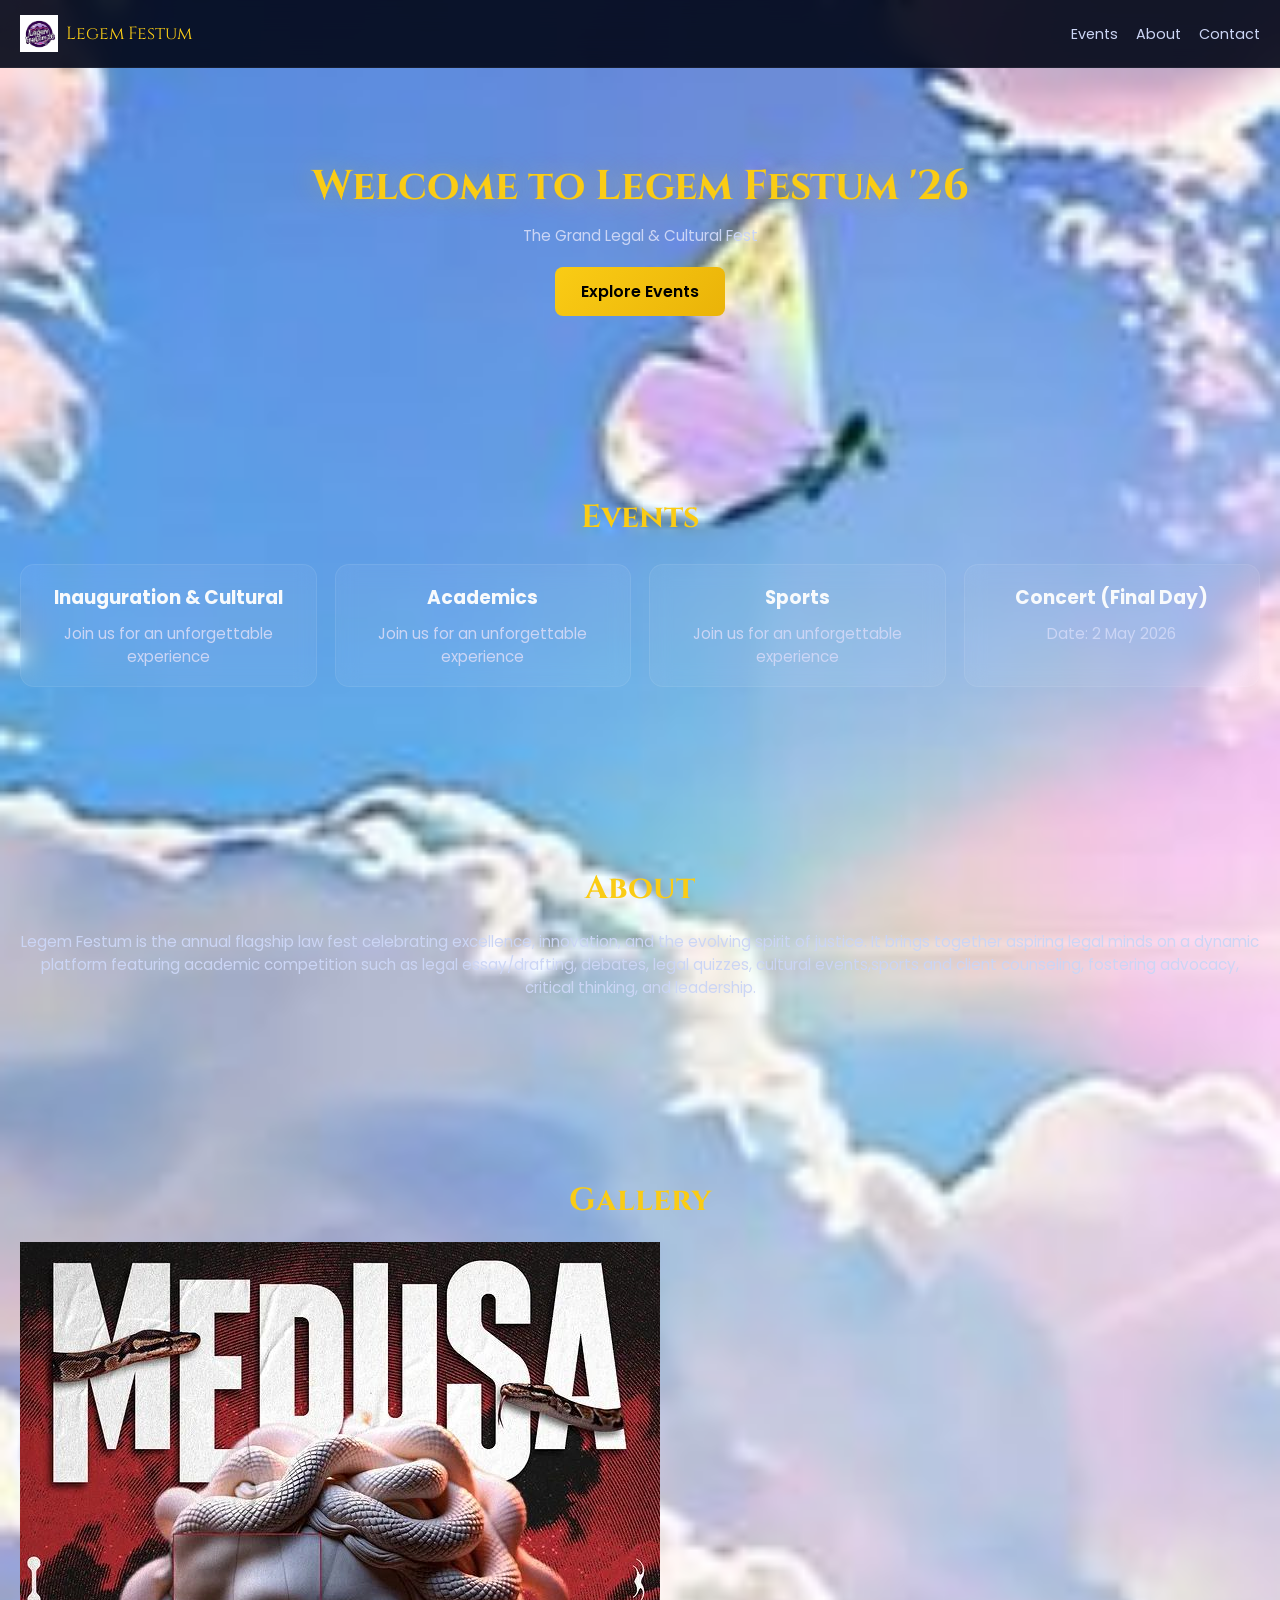
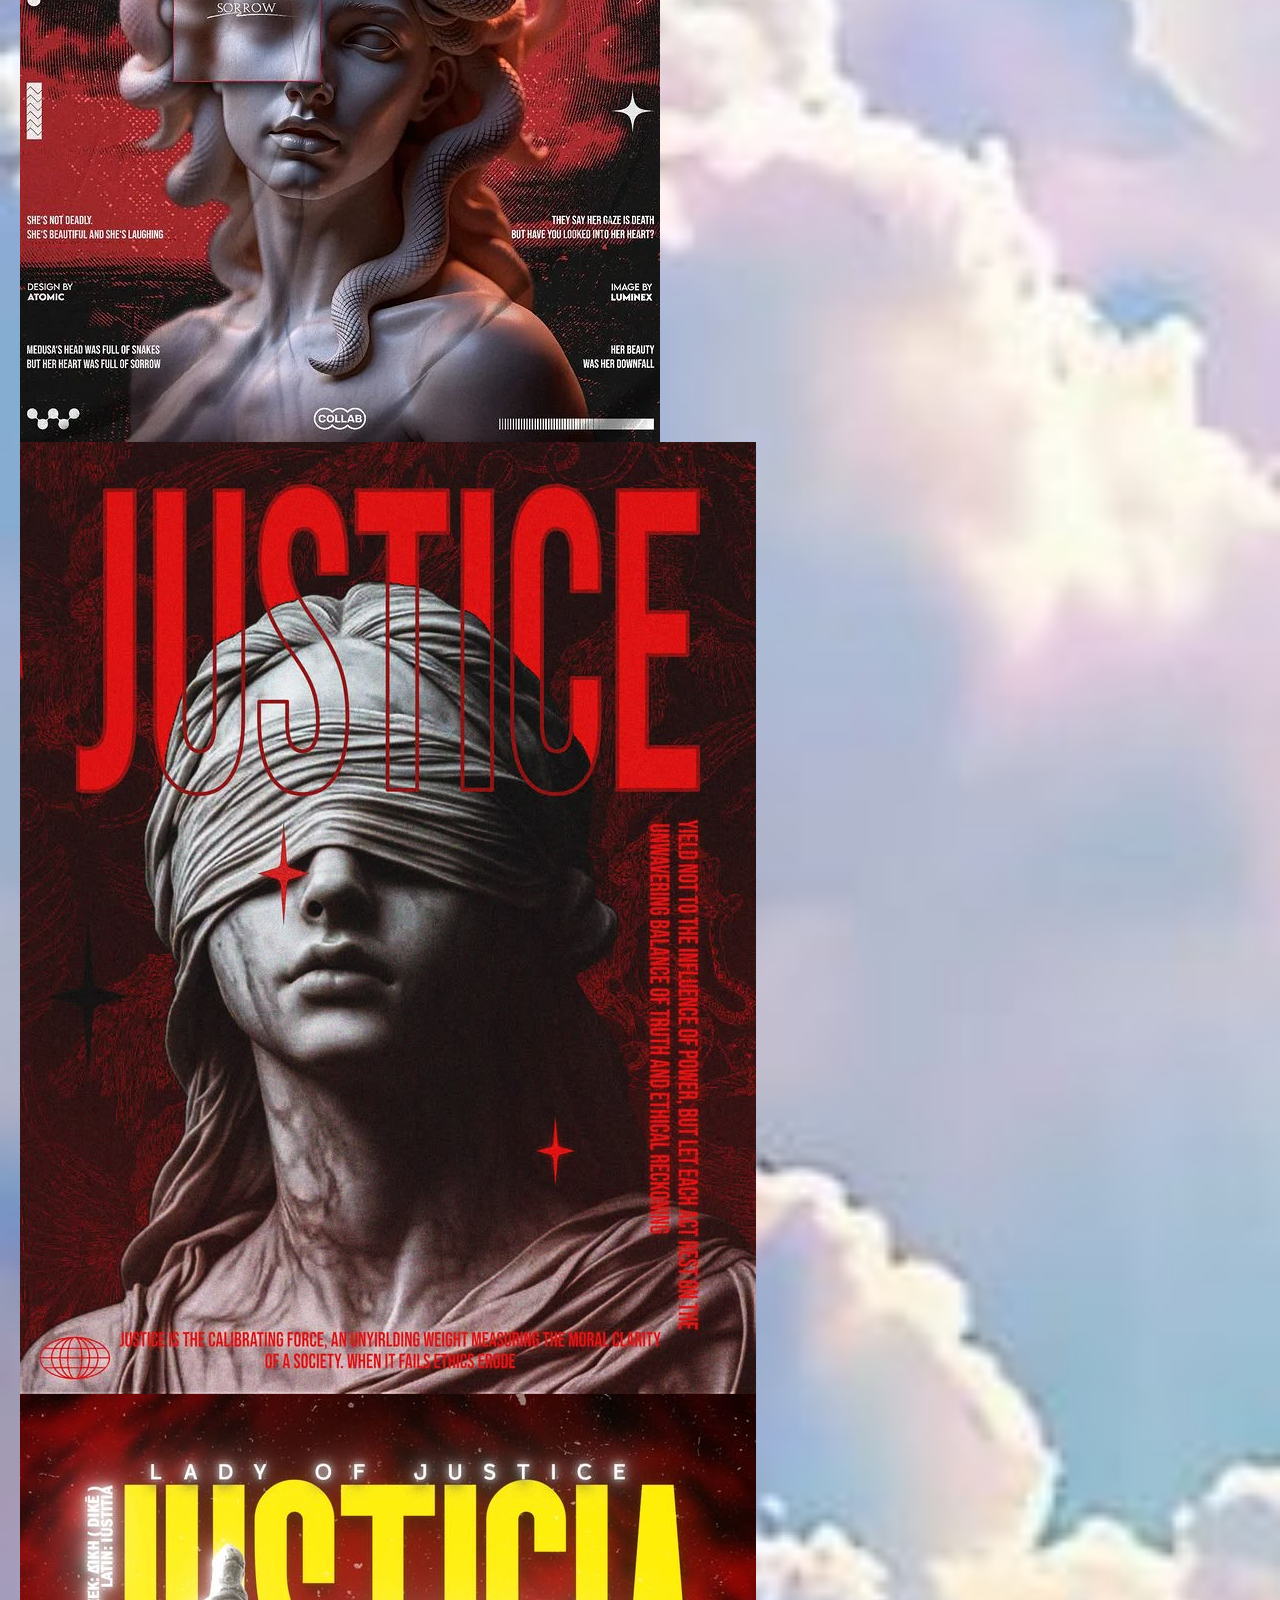
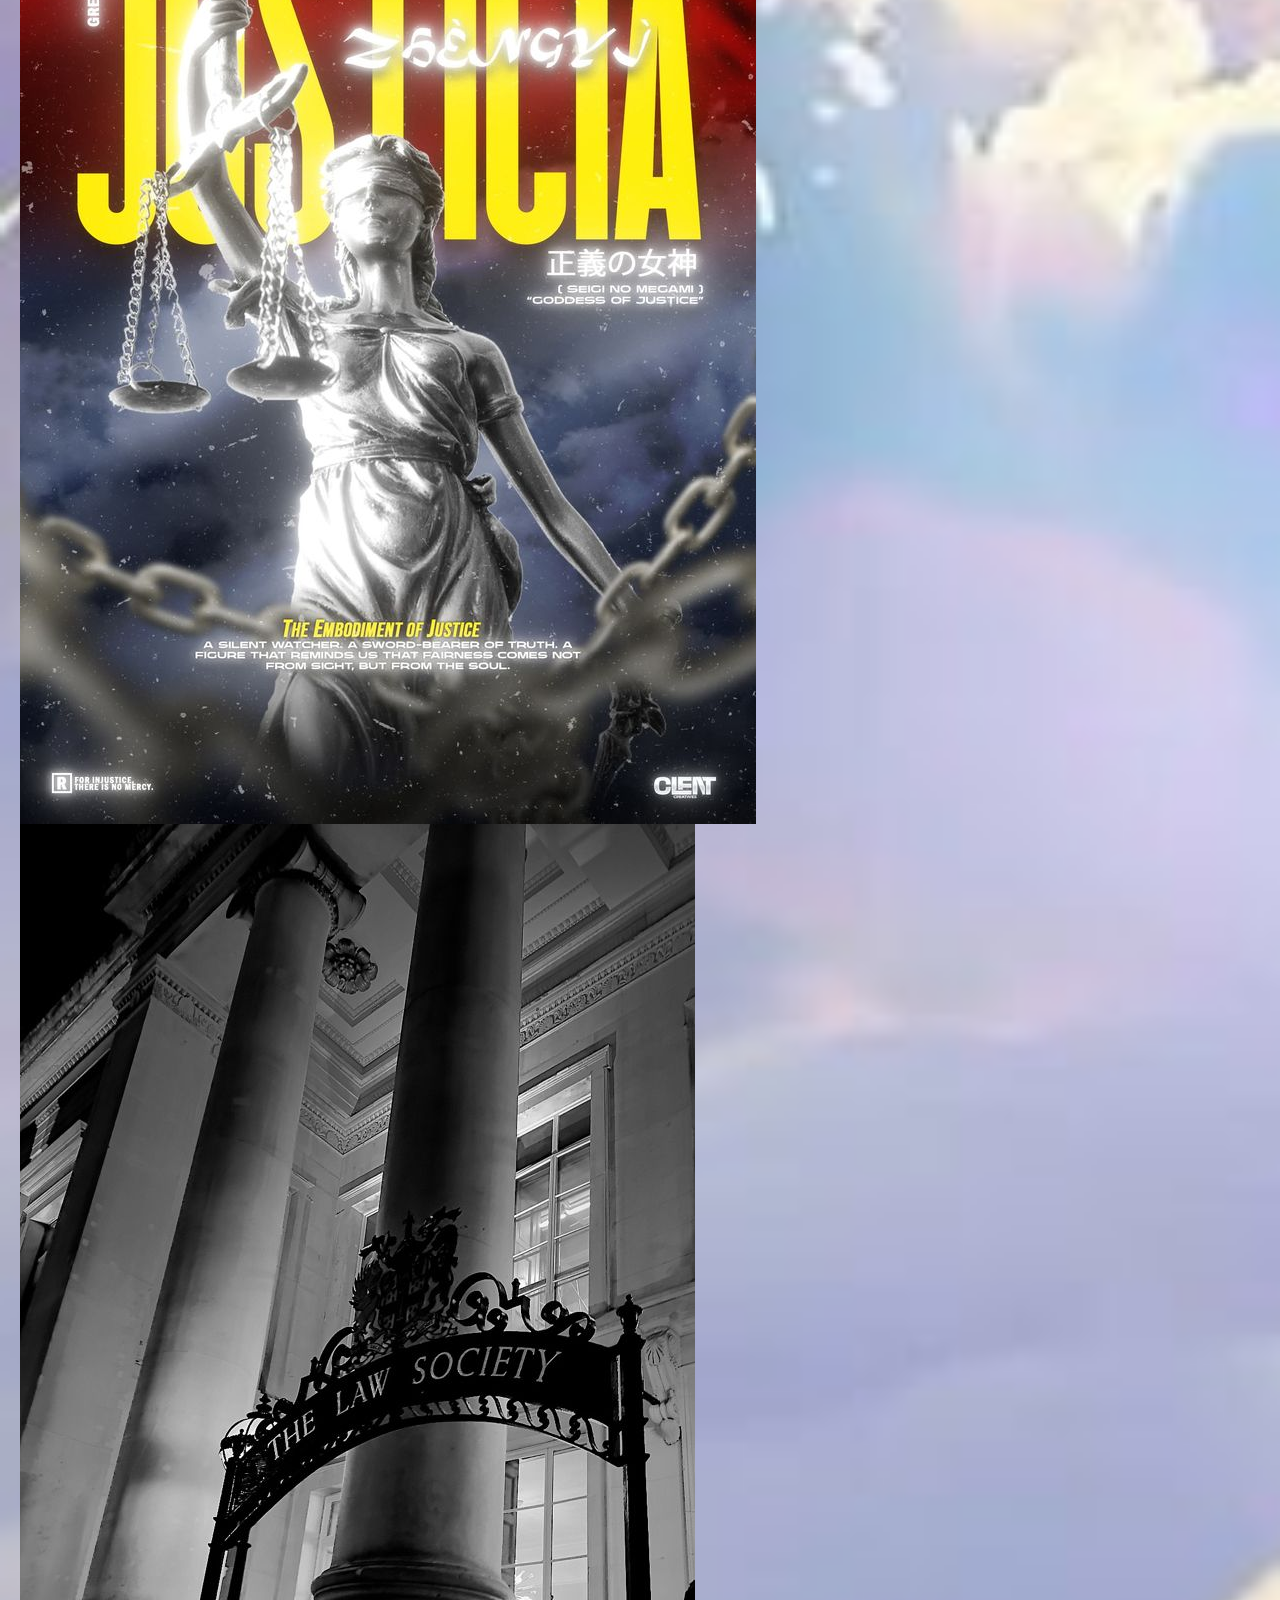
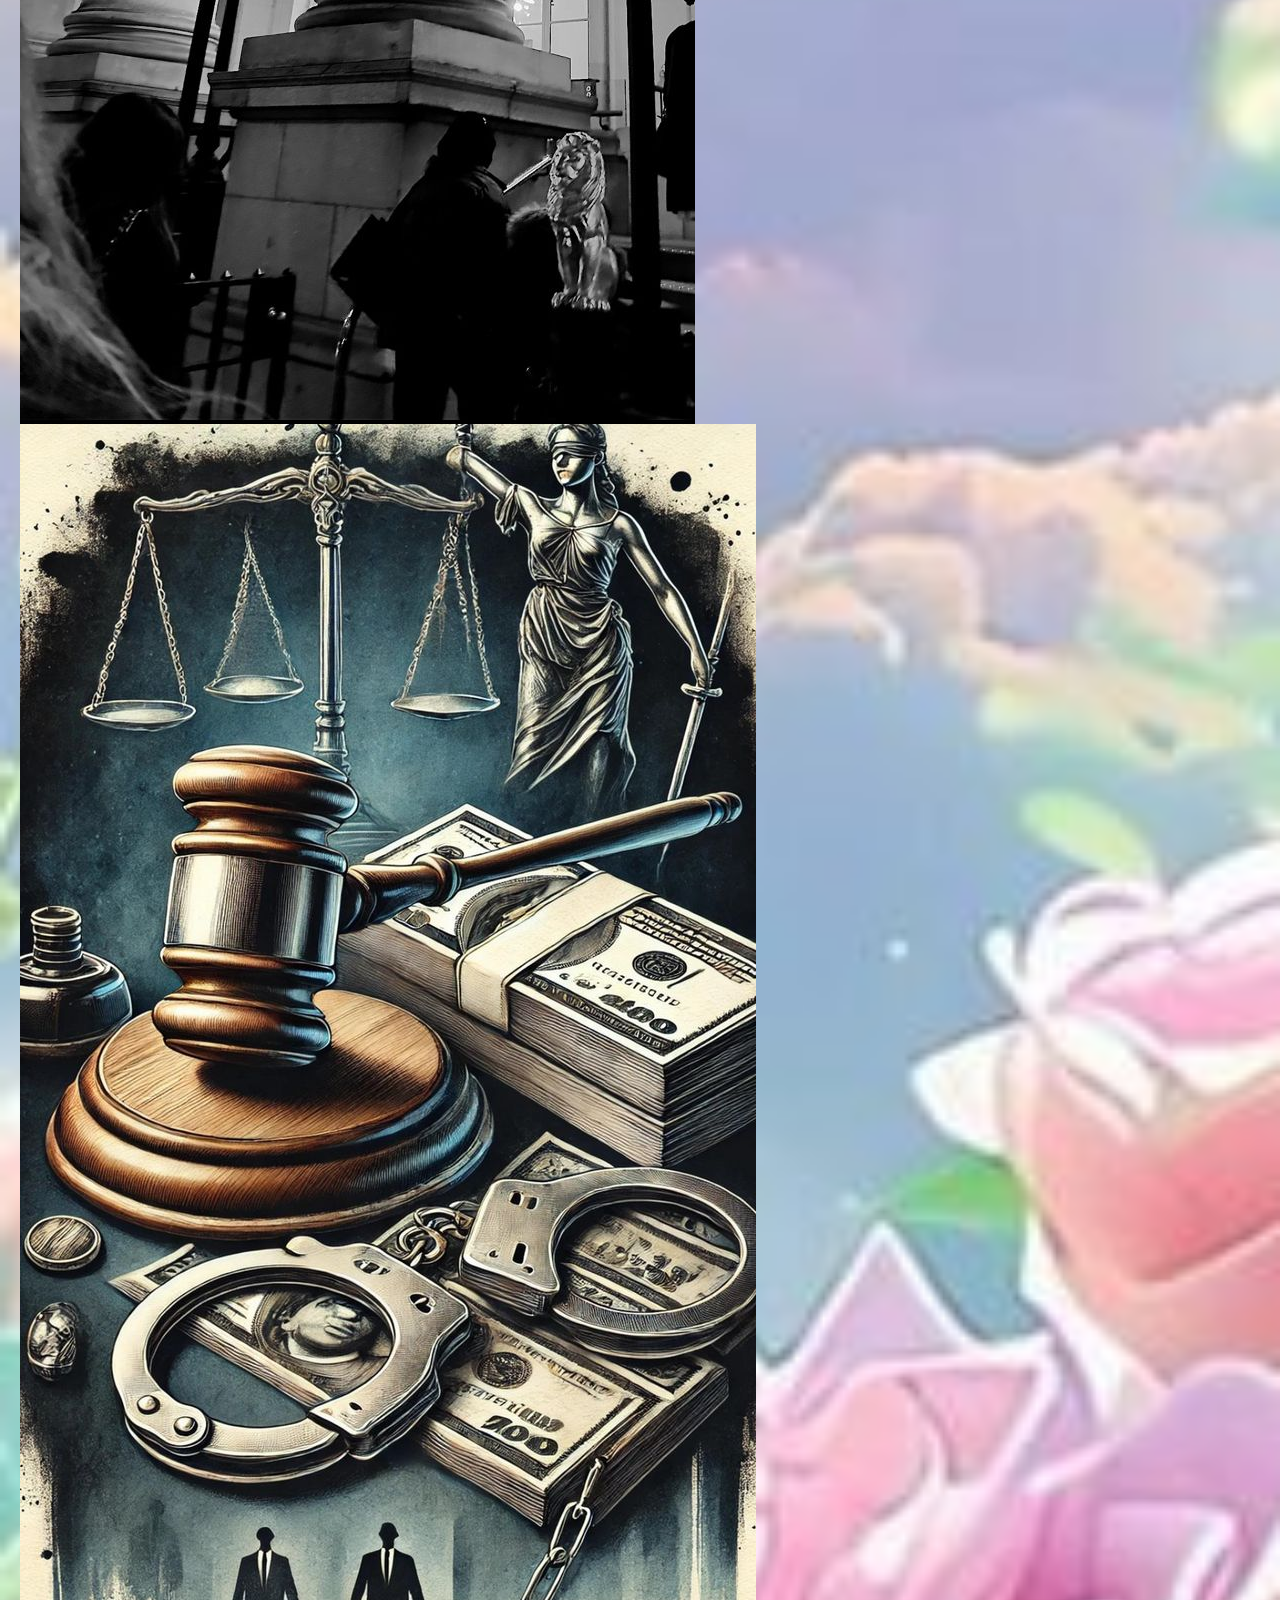
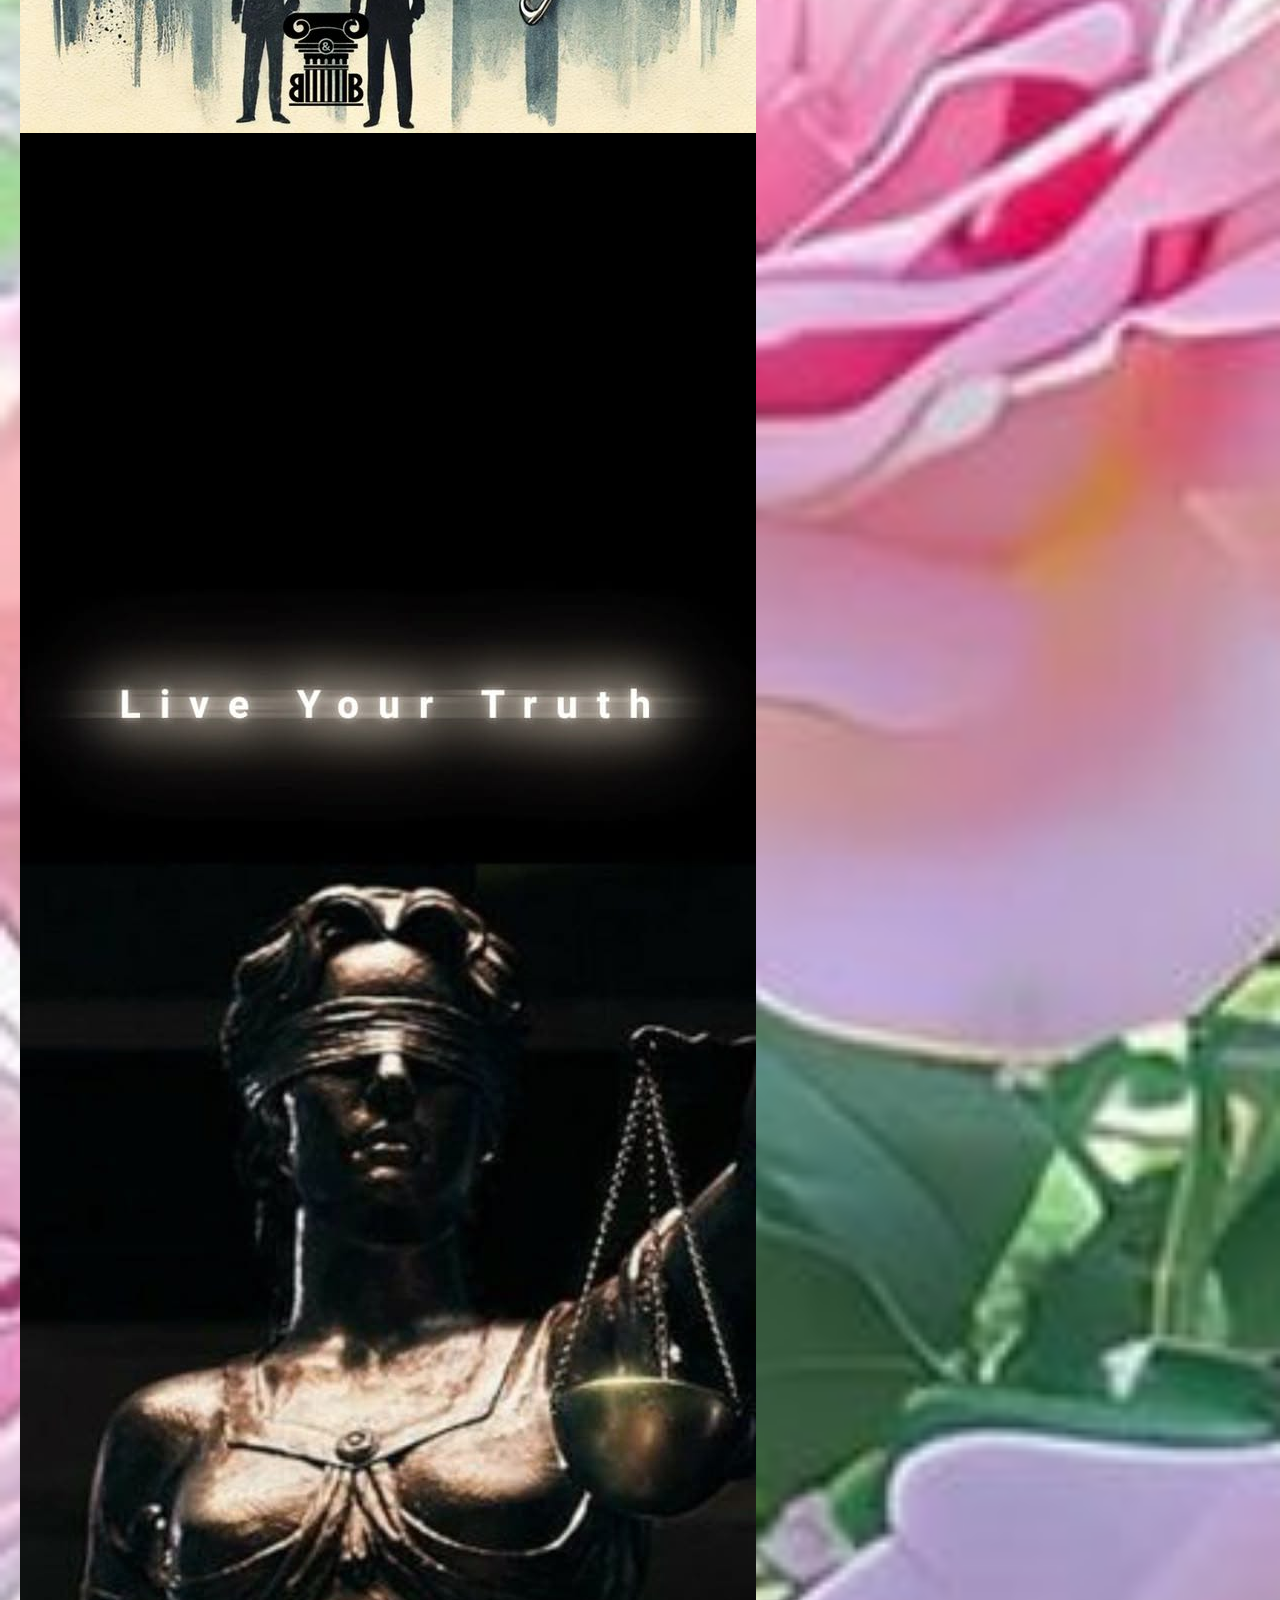
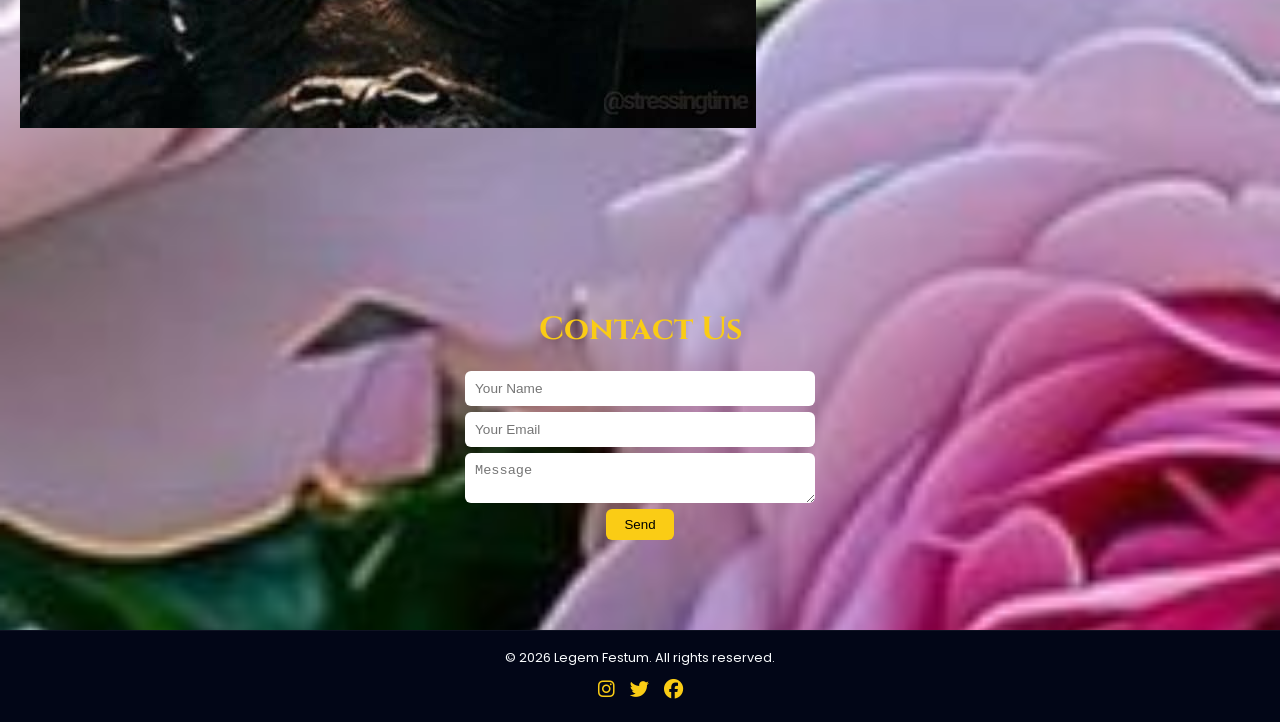
<file: index.html>
<!DOCTYPE html>
<html lang="en">
<head>
    <meta charset="UTF-8">
    <meta name="viewport" content="width=device-width, initial-scale=1.0">
    <title>Legem Festum '26</title>
    <link rel="stylesheet" href="style.css">
    <link rel="stylesheet" href="https://cdnjs.cloudflare.com/ajax/libs/font-awesome/6.5.0/css/all.min.css">
</head>
<body>

<!-- Navbar -->
<nav class="navbar">
    <div class="logo">
        <img src="images/logo.jpg" alt="Logo">
        <span>Legem Festum</span>
    </div>

    <!-- Hamburger -->
    
        <div class="menu-toggle" id="menu-toggle">
            <span></span>
            <span></span>
            <span></span>
        </div>
    

    <ul id="nav-links">
        <li><a href="events.html">Events</a></li>
        <li><a href="about.html">About</a></li>
        <li><a href="contact.html">Contact</a></li>
    </ul>
</nav>

<!-- Hero -->
<section class="hero fade-in" data-bg="images/bg1.jpeg">
    <h1>Welcome to Legem Festum '26</h1>
    <p>The Grand Legal & Cultural Fest</p>
    <a href="events.html" class="btn">Explore Events</a>
</section>

<!-- Events -->
<section class="hero fade-in" data-bg="images/bg2.jpeg">
    <h2>Events</h2>
<div class="cards">
    <div class="card">
        <h3>Inauguration & Cultural</h3>
        <p>Join us for an unforgettable experience</p>
    </div>

    <div class="card">
        <h3>Academics</h3>
        <p>Join us for an unforgettable experience</p>
    </div>

    <div class="card">
        <h3>Sports</h3>
        <p>Join us for an unforgettable experience</p>
    </div>

    <div class="card">
        <h3>Concert (Final Day)</h3>
        <p>Date: 2 May 2026</p>
    </div>
</div>
</section>

<!-- About -->
<section class="hero fade-in" data-bg="images/bg3.jpeg">
    <h2>About</h2>
    <p>Legem Festum is the annual flagship law fest celebrating excellence, innovation, and the evolving spirit of justice. It brings together aspiring legal minds on a dynamic platform featuring academic competition such as legal essay/drafting, debates, legal quizzes, cultural events,sports and client counseling, fostering advocacy, critical thinking, and leadership.</p>
</section>

<!-- Gallery -->
<section class="hero fade-in" data-bg="images/bg4.jpeg">
    <h2>Gallery</h2>
    <div class="gallery-grid">
        <img src="images/img1.jpeg" alt="">
        <img src="images/img2.jpeg" alt="">
        <img src="images/img3.jpeg" alt="">
        <img src="images/img4.jpeg" alt="">
        <img src="images/img5.jpeg" alt="">
        <img src="images/img6.jpeg" alt="">
    </div>
</section>

<!-- Contact -->
<section class="hero fade-in" data-bg="images/bg5.jpeg">
    <h2>Contact Us</h2>
    <form>
        <input type="text" placeholder="Your Name" required>
        <input type="email" placeholder="Your Email" required>
        <textarea placeholder="Message"></textarea>
        <button type="submit">Send</button>
    </form>
</section>

<!-- Footer -->
<footer>
    <p>© 2026 Legem Festum. All rights reserved.</p>

    <div class="social-icons">
        <a href="https://www.instagram.com/legem_festum.aus/" target="_blank"><i class="fab fa-instagram"></i></a>
        <a href="#"><i class="fab fa-twitter"></i></a>
        <a href="#"><i class="fab fa-facebook"></i></a>
        
    </div>
</footer>

<script src="script.js"></script>
</body>
</html>
</file>
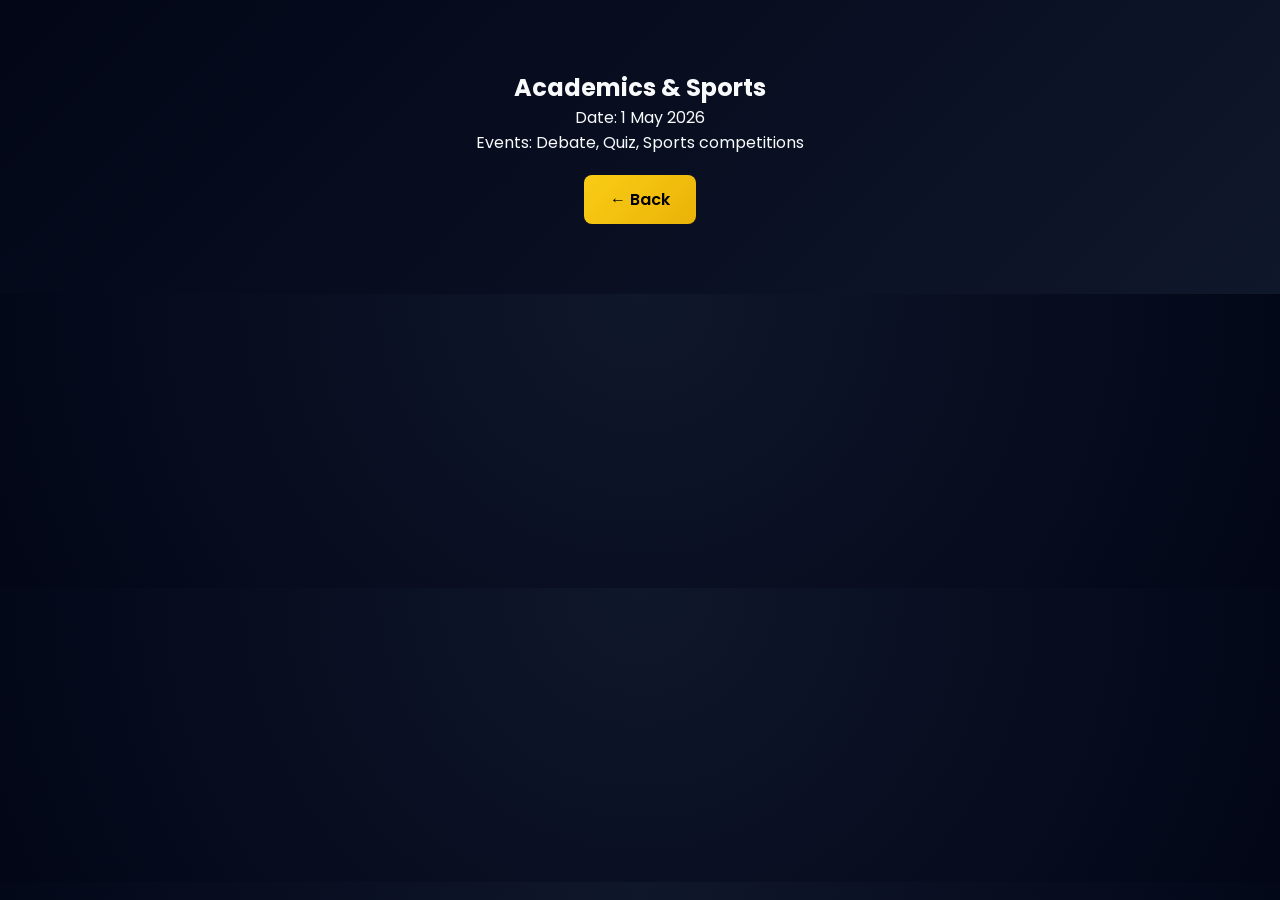
<file: academics.html>
<!DOCTYPE html>
<html>
<head>
    <title>Academics & Sports</title>
    <link rel="stylesheet" href="style.css">
</head>
<body>

<section class="events-page">
    <h1>Academics & Sports</h1>
    <p>Date: 1 May 2026</p>
    <p>Events: Debate, Quiz, Sports competitions</p>

    <a href="events.html" class="btn">← Back</a>
</section>

</body>
</html>
</file>
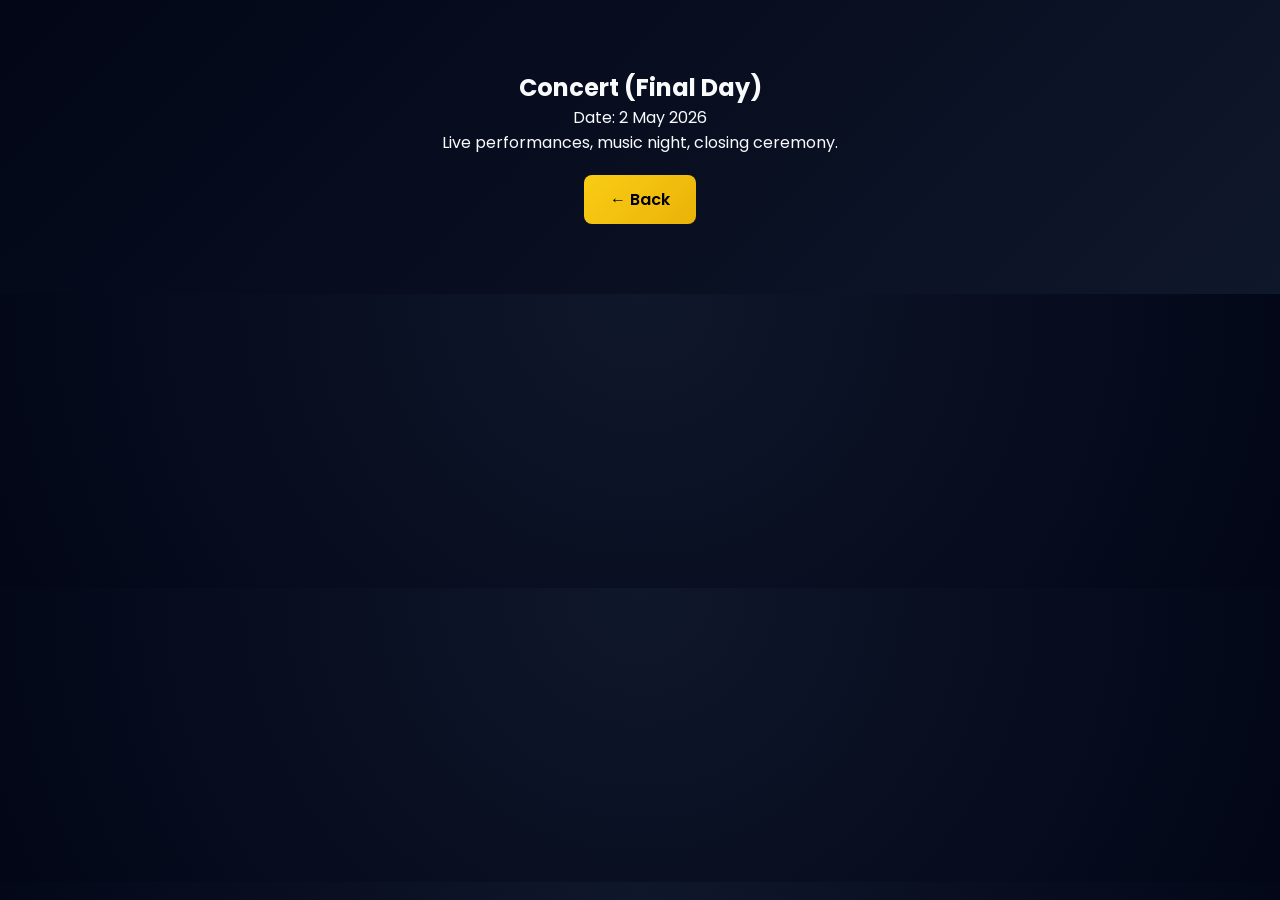
<file: concert.html>
<!DOCTYPE html>
<html>
<head>
    <title>Concert</title>
    <link rel="stylesheet" href="style.css">
</head>
<body>

<section class="events-page">
    <h1>Concert (Final Day)</h1>
    <p>Date: 2 May 2026</p>
    <p>Live performances, music night, closing ceremony.</p>

    <a href="events.html" class="btn">← Back</a>
</section>

</body>
</html>
</file>
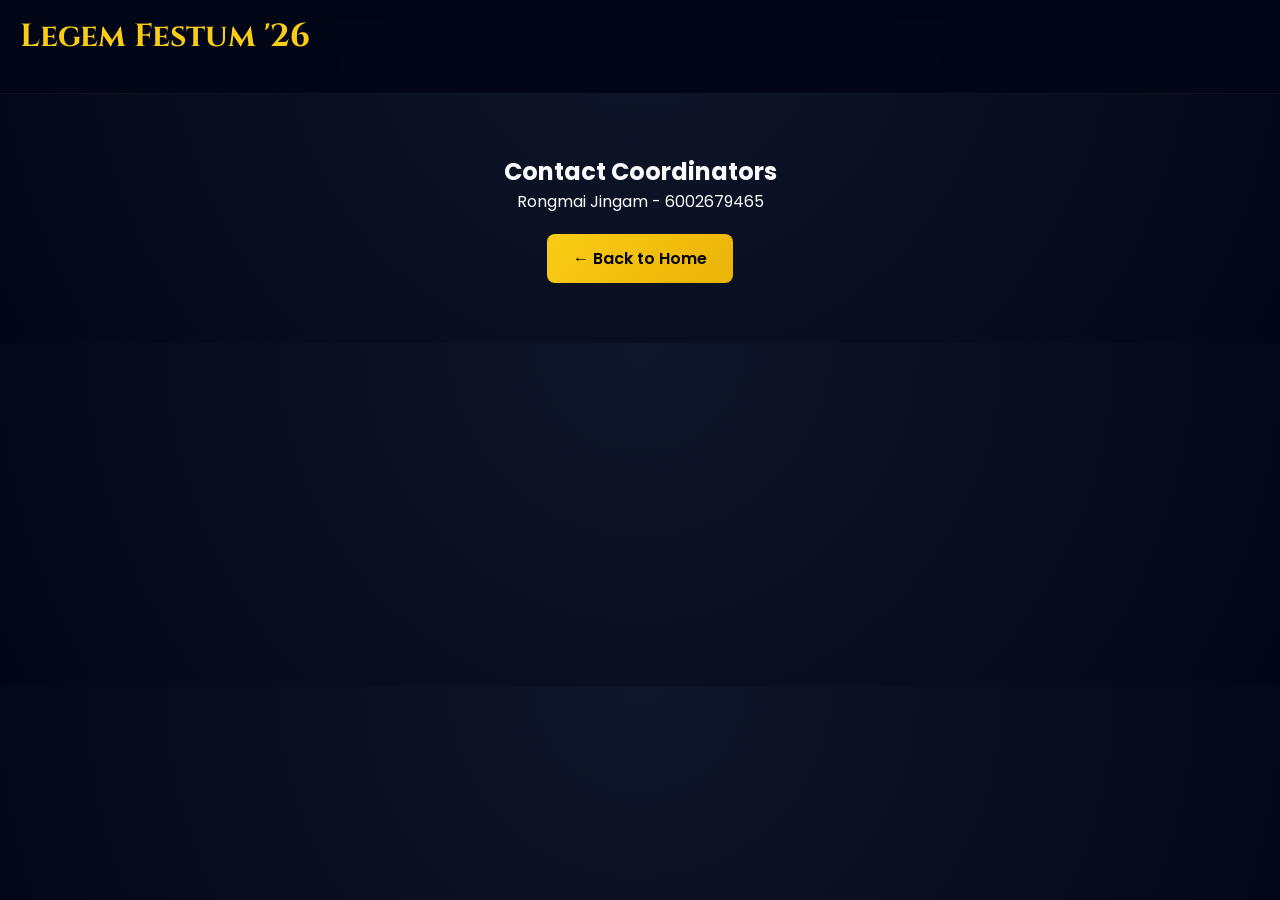
<file: contact.html>
<!DOCTYPE html>
<html lang="en">
<head>
    <meta charset="UTF-8">
    <meta name="viewport" content="width=device-width, initial-scale=1.0">
    <title>Contact - Legem Festum '26</title>
    <link rel="stylesheet" href="style.css">
</head>
<body>

<nav class="navbar">
    <h2>Legem Festum '26</h2>
</nav>

<section class="contact">
    <h1>Contact Coordinators</h1>

    <p>Rongmai Jingam - 6002679465</p>
    

    <a href="index.html" class="btn">← Back to Home</a>
</section>

</body>
</html>
</file>
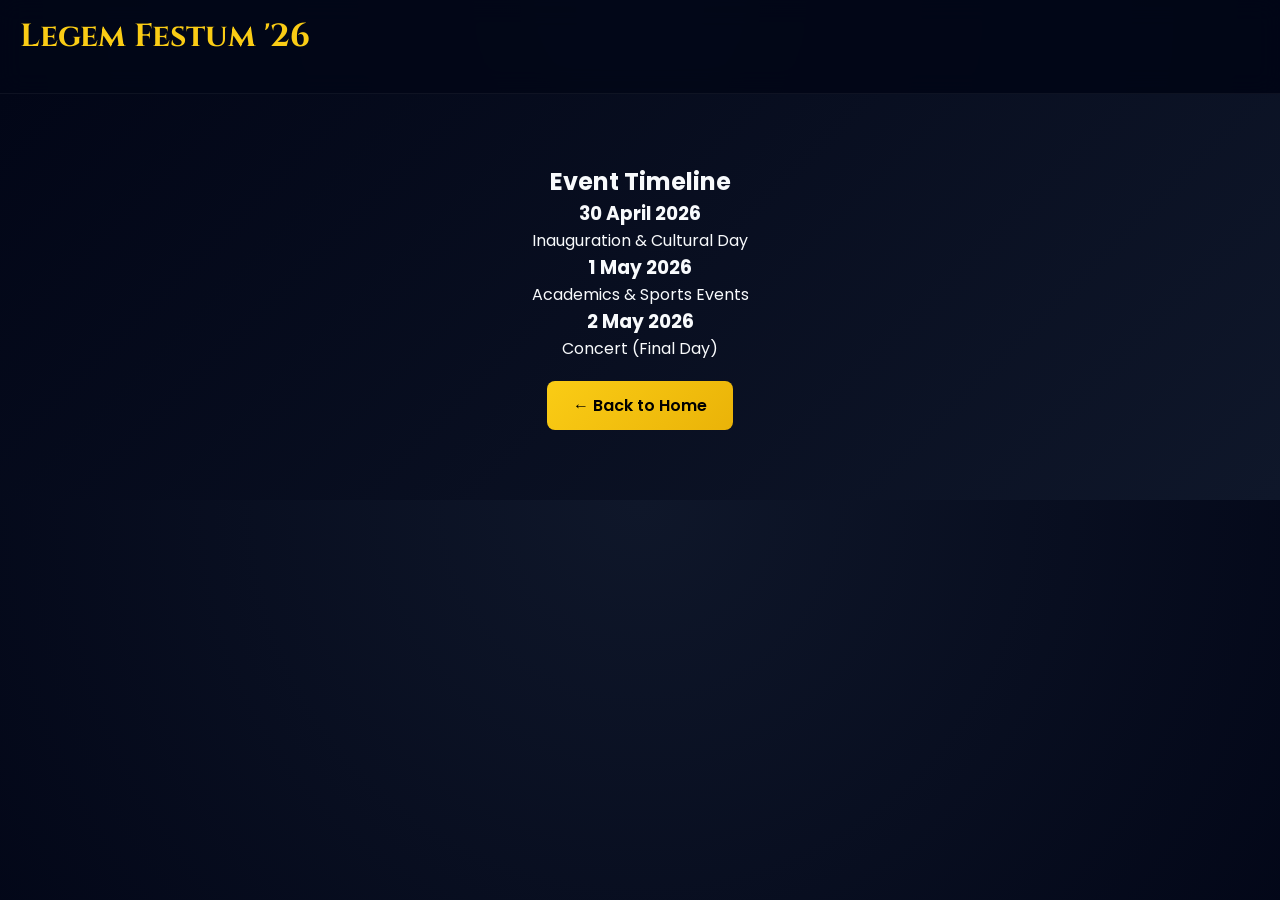
<file: events.html>
<!DOCTYPE html>
<html lang="en">
<head>
    <meta charset="UTF-8">
    <title>Events - Legem Festum '26</title>
    <link rel="stylesheet" href="style.css">

    <!-- Icons -->
    <link rel="stylesheet" href="https://cdnjs.cloudflare.com/ajax/libs/font-awesome/6.5.0/css/all.min.css">
</head>
<body>

<nav class="navbar">
    <h2>Legem Festum '26</h2>
</nav>

<section class="events-page">
    <h1>Event Timeline</h1>

    <div class="timeline">

        <div class="timeline-item">
            <div class="timeline">

    <div class="timeline-item">
        <div class="timeline-content">
            <h3>30 April 2026</h3>
            <p>Inauguration & Cultural Day</p>
        </div>
    </div>

    <div class="timeline-item">
        <div class="timeline-content">
            <h3>1 May 2026</h3>
            <p>Academics & Sports Events</p>
        </div>
    </div>

    <div class="timeline-item">
        <div class="timeline-content">
            <h3>2 May 2026</h3>
            <p>Concert (Final Day)</p>
        </div>
    </div>

</div>
    </div>

    <a href="index.html" class="btn">← Back to Home</a>

</section>

</body>
</html>
</file>
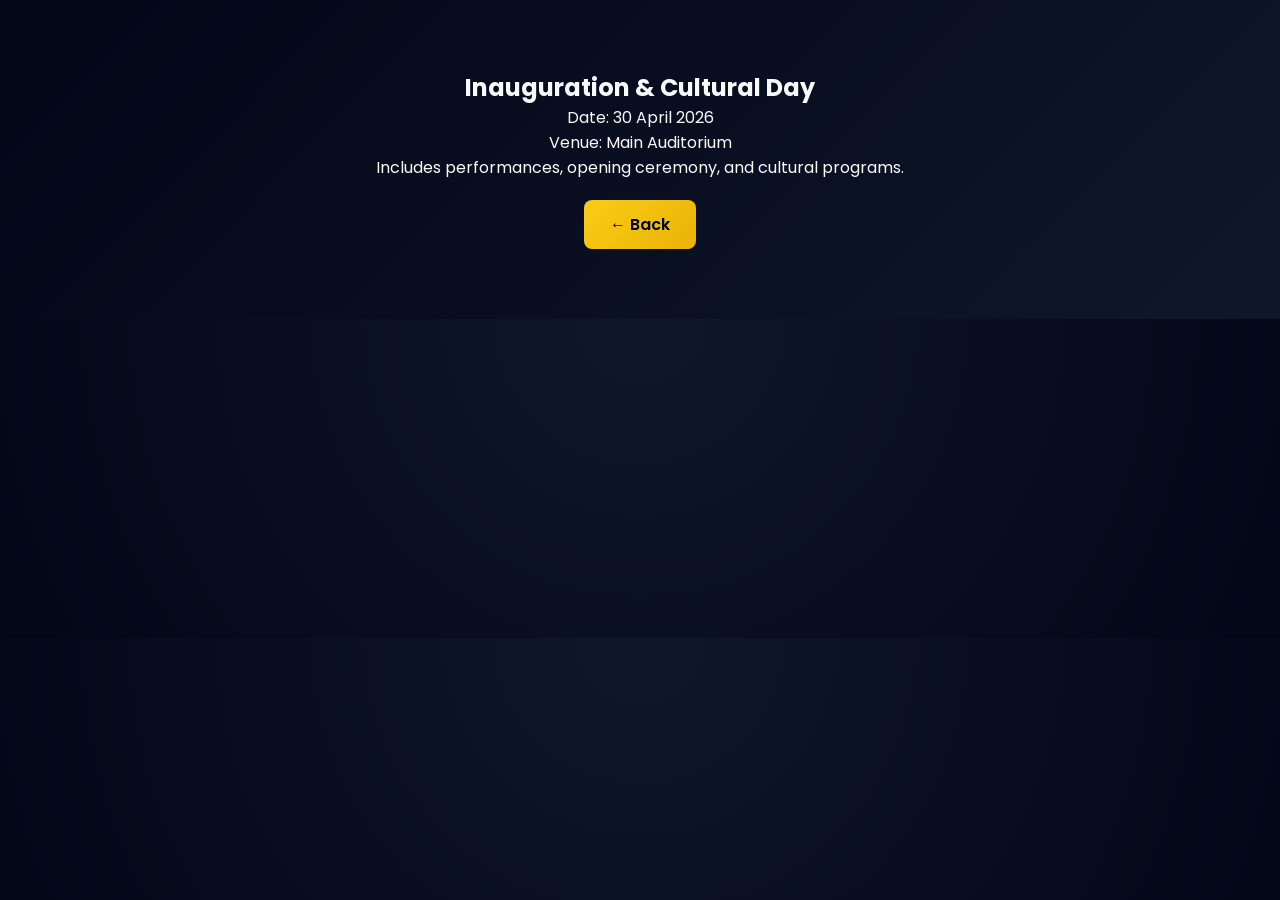
<file: inaguration.html>
<!DOCTYPE html>
<html>
<head>
    <title>Inauguration</title>
    <link rel="stylesheet" href="style.css">
</head>
<body>

<section class="events-page">
    <h1>Inauguration & Cultural Day</h1>
    <p>Date: 30 April 2026</p>
    <p>Venue: Main Auditorium</p>
    <p>Includes performances, opening ceremony, and cultural programs.</p>

    <a href="events.html" class="btn">← Back</a>
</section>

</body>
</html>
</file>
<file: style.css>
/* ================= GOOGLE FONTS ================= */
@import url('https://fonts.googleapis.com/css2?family=Poppins:wght@300;400;500;600&family=Cinzel:wght@500;700&display=swap');

/* ================= RESET ================= */
* {
    margin: 0;
    padding: 0;
    box-sizing: border-box;
}

/* IMAGE FIX */
img {
    max-width: 100%;
    display: block;
}

html {
    scroll-behavior: smooth;
    font-size: 16px;
}

body {
    font-family: 'Poppins', sans-serif;
    background: radial-gradient(circle at top, #0f172a, #020617);
    color: #f8fafc;
    overflow-x: hidden;
}

/* ================= NAVBAR ================= */
.navbar {
    display: flex;
    justify-content: space-between;
    align-items: center;
    padding: 15px 20px;
    position: sticky;
    top: 0;
    background: rgba(2, 6, 23, 0.9);
    backdrop-filter: blur(12px);
    border-bottom: 1px solid rgba(255,255,255,0.05);
    z-index: 1000;
}

/* LOGO */
.logo {
    display: flex;
    align-items: center;
    gap: 8px;
}

.logo img {
    width: 38px;
}

.logo span {
    font-family: 'Cinzel', serif;
    font-size: 1.1rem;
    color: #facc15;
}

/* NAV LINKS */
#nav-links {
    display: flex;
    gap: 18px;
    list-style: none;
}

.navbar a {
    text-decoration: none;
    color: #cbd5f5;
    transition: 0.3s;
    font-size: 0.9rem;
}

.navbar a:hover {
    color: #facc15;
}

/* ADD HERE 👇 */
a {
    cursor: pointer;
}

/* ================= HERO ================= */
.hero {
    text-align: center;
    padding: 90px 20px;
}

.hero h1 {
    font-family: 'Cinzel', serif;
    font-size: 2.6rem;
    color: #facc15;
    text-shadow: 0 0 25px rgba(250,204,21,0.3);
}

.hero p {
    margin-top: 10px;
    color: #cbd5f5;
    font-size: 0.95rem;
}

/* ================= BUTTON ================= */
.btn {
    display: inline-block;
    margin-top: 20px;
    padding: 12px 26px;
    border-radius: 8px;
    background: linear-gradient(135deg, #facc15, #eab308);
    color: black;
    font-weight: 600;
    text-decoration: none;
    transition: 0.3s;
}

.btn:hover {
    transform: translateY(-3px) scale(1.03);
    box-shadow: 0 10px 25px rgba(250,204,21,0.4);
}

/* ================= SECTION ================= */
section {
    padding: 60px 15px;
    text-align: center;
}

/* ================= HEADINGS ================= */
h2 {
    font-family: 'Cinzel', serif;
    font-size: 2rem;
    color: #facc15;
    margin-bottom: 20px;
}

/* ================= CARDS ================= */
.cards {
    display: grid;
    grid-template-columns: repeat(auto-fit, minmax(230px,1fr));
    gap: 18px;
    margin-top: 25px;
}

.card {
    background: rgba(255, 255, 255, 0.05);
    backdrop-filter: blur(10px);
    border-radius: 14px;
    padding: 18px;
    transition: 0.3s;
    border: 1px solid rgba(255,255,255,0.08);
}

.card:hover {
    transform: translateY(-5px);
    border: 1px solid rgba(250,204,21,0.4);
}

/* ================= EVENTS PAGE ================= */
.events-page {
    background: linear-gradient(135deg, #020617, #0f172a);
    padding: 70px 15px;
}

.gallery {
    display: grid;
    grid-template-columns: repeat(auto-fit, minmax(140px,1fr));
    gap: 12px;
    margin-top: 15px;
}

.gallery img {
    width: 100%;
    height: 140px;
    object-fit: cover;
    border-radius: 10px;
    transition: 0.3s;
}

.gallery img:hover {
    transform: scale(1.05);
}

/* ================= ABOUT ================= */
.about p {
    max-width: 650px;
    margin: auto;
    line-height: 1.6;
    color: #e2e8f0;
    font-size: 0.9rem;
}

/* ================= CONTACT ================= */
form input,
form textarea {
    width: 90%;
    max-width: 350px;
    padding: 10px;
    margin: 6px auto;
    display: block;
    border-radius: 6px;
    border: none;
    font-size: 0.85rem;
}

form button {
    background: #facc15;
    color: black;
    padding: 8px 18px;
    border-radius: 6px;
    border: none;
    cursor: pointer;
}

/* ================= FOOTER ================= */
footer {
    text-align: center;
    padding: 18px;
    background: #020617;
    border-top: 1px solid rgba(255,255,255,0.05);
    font-size: 0.8rem;
}

.social-icons {
    margin-top: 8px;
}

.social-icons a {
    margin: 0 6px;
    font-size: 1.2rem;
    color: #facc15;
    transition: 0.3s;
}

.social-icons a:hover {
    transform: scale(1.2);
}

/* ================= MOBILE ================= */
@media (max-width: 768px) {

    .hero h1 {
        font-size: 1.8rem;
    }

    h2 {
        font-size: 1.6rem;
    }

    #nav-links {
        flex-direction: column;
        position: absolute;
        top: 100%;
        width: 100%;
        left: 0;
        background: #020617;
        max-height: 0;
        overflow: hidden;
        transition: 0.3s ease;
    }

    #nav-links.active {
        max-height: 250px;
    }

    #nav-links li {
        padding: 10px;
    }

    .gallery img {
        height: 120px;
    }
}
</file>
